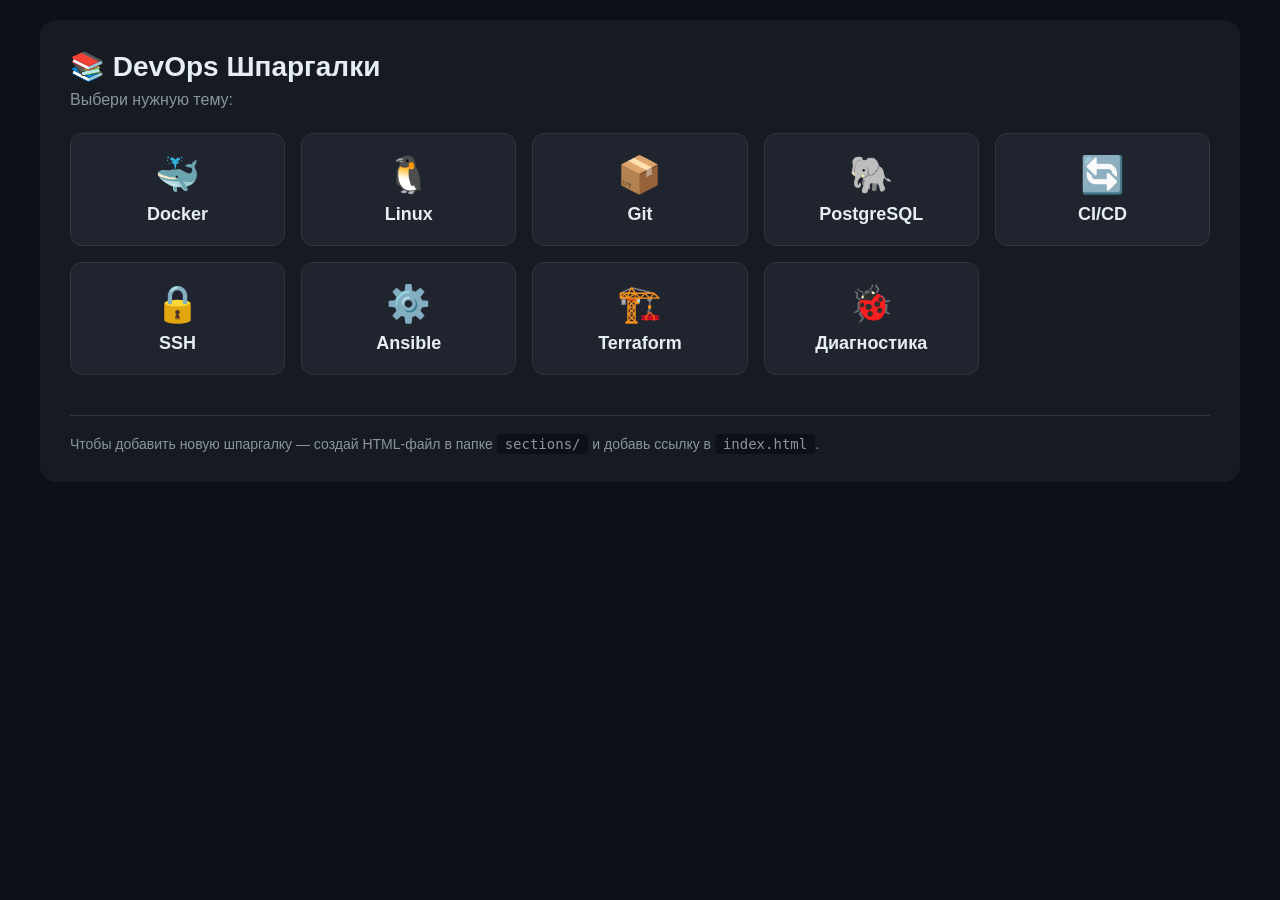
<file: index.html>
<!DOCTYPE html>
<html lang="ru">
<head>
    <meta charset="UTF-8">
    <meta name="viewport" content="width=device-width, initial-scale=1.0">
    <title>DevOps Шпаргалки</title>
    <link rel="stylesheet" href="style.css">
</head>
<body>
    <div class="container">
        <h1>📚 DevOps Шпаргалки</h1>
        <p class="subtitle">Выбери нужную тему:</p>
        <div id="sectionList" class="section-grid">
            <a href="sections/docker.html" class="section-card">
                <span class="icon">🐳</span>
                <span class="label">Docker</span>
            </a>
            <a href="sections/Linux-bash.html" class="section-card">
                <span class="icon">🐧</span>
                <span class="label">Linux</span>
            </a>
            <a href="sections/git.html" class="section-card">
                <span class="icon">📦</span>
                <span class="label">Git</span>
            </a>
            <a href="sections/PostgreSQL.html" class="section-card">
                <span class="icon">🐘</span>
                <span class="label">PostgreSQL</span>
            </a>
            <a href="sections/ci-cd.html" class="section-card">
                <span class="icon">🔄</span>
                <span class="label">CI/CD</span>
            </a>
            <a href="sections/SSH.html" class="section-card">
                <span class="icon">🔒</span>
                <span class="label">SSH</span>
            </a>
            <a href="sections/ansible.html" class="section-card">
    <span class="icon">⚙️</span>
    <span class="label">Ansible</span>
</a>
            <a href="sections/terraform.html" class="section-card">
    <span class="icon">🏗️</span>
    <span class="label">Terraform</span>
</a>
            <a href="sections/diagnostics.html" class="section-card">
    <span class="icon">🐞</span>
    <span class="label">Диагностика</span>
</a>
        </div>
        <div class="footer">
            <p>Чтобы добавить новую шпаргалку — создай HTML-файл в папке <code>sections/</code> и добавь ссылку в <code>index.html</code>.</p>
        </div>
    </div>
</body>
</html>
</file>
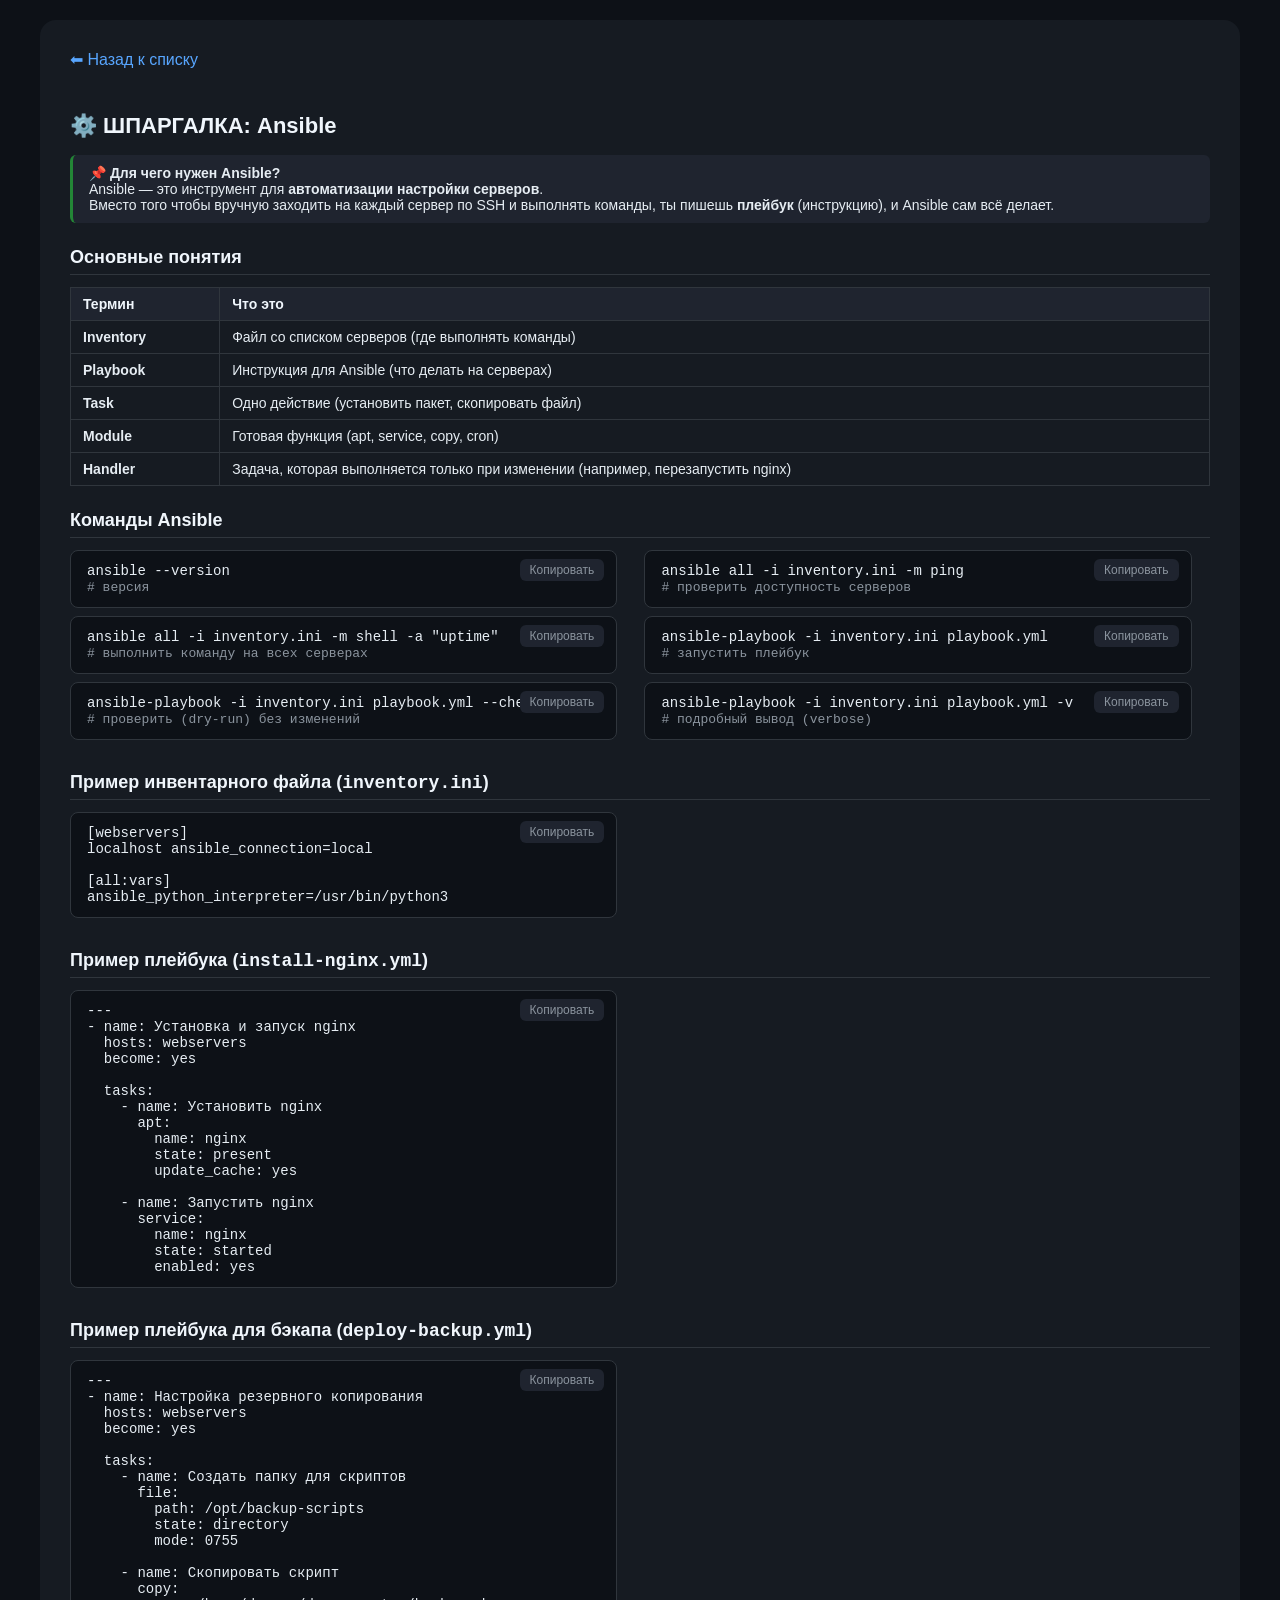
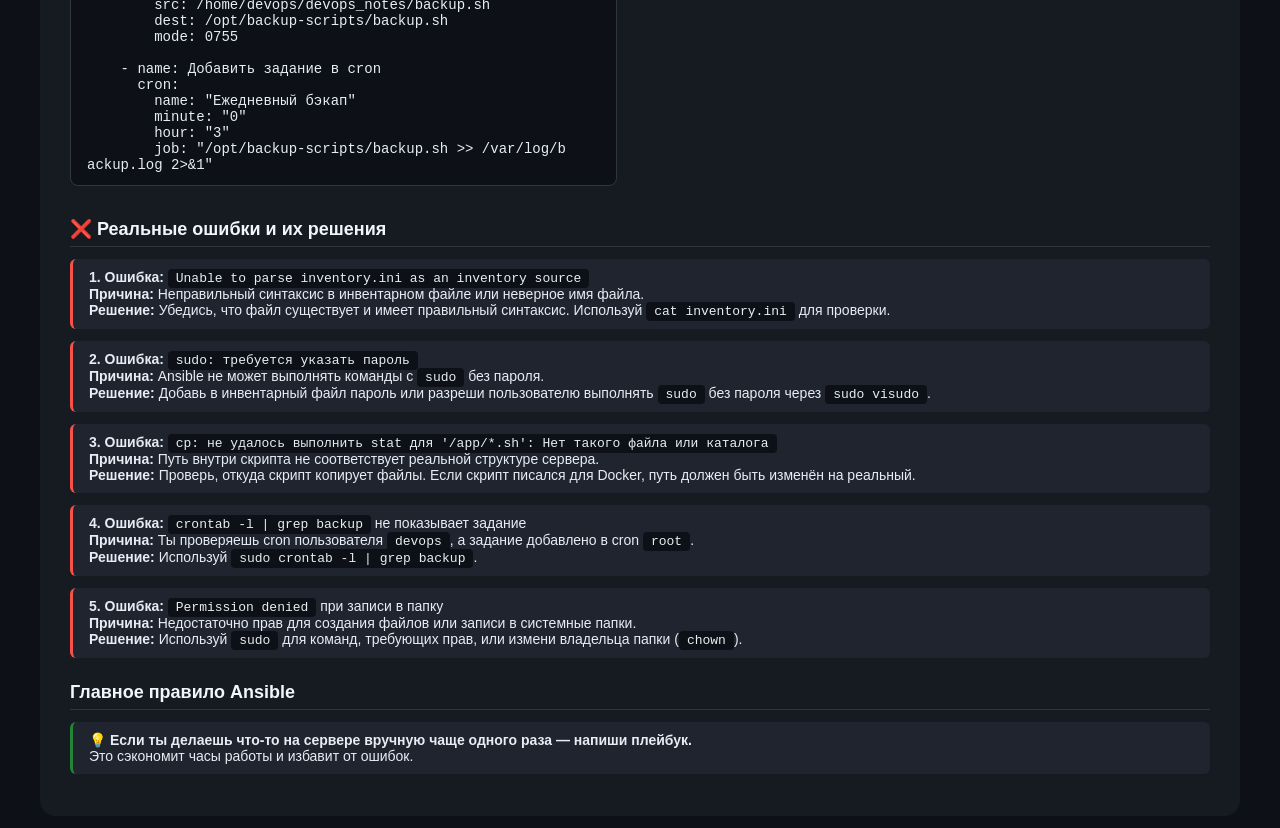
<file: sections/ansible.html>
<!DOCTYPE html>
<html lang="ru">
<head>
    <meta charset="UTF-8">
    <meta name="viewport" content="width=device-width, initial-scale=1.0">
    <title>Ansible — Шпаргалка</title>
    <link rel="stylesheet" href="../style.css">
</head>
<body>
    <div class="container">
        <a href="../index.html" class="back-link">⬅ Назад к списку</a>

        <h2>⚙️ ШПАРГАЛКА: Ansible</h2>

        <div class="note">
            <strong>📌 Для чего нужен Ansible?</strong><br>
            Ansible — это инструмент для <strong>автоматизации настройки серверов</strong>.<br>
            Вместо того чтобы вручную заходить на каждый сервер по SSH и выполнять команды, ты пишешь <strong>плейбук</strong> (инструкцию), и Ansible сам всё делает.
        </div>

        <h3>Основные понятия</h3>
        <table>
            <tr><th>Термин</th><th>Что это</th></tr>
            <tr><td><strong>Inventory</strong></td><td>Файл со списком серверов (где выполнять команды)</td></tr>
            <tr><td><strong>Playbook</strong></td><td>Инструкция для Ansible (что делать на серверах)</td></tr>
            <tr><td><strong>Task</strong></td><td>Одно действие (установить пакет, скопировать файл)</td></tr>
            <tr><td><strong>Module</strong></td><td>Готовая функция (apt, service, copy, cron)</td></tr>
            <tr><td><strong>Handler</strong></td><td>Задача, которая выполняется только при изменении (например, перезапустить nginx)</td></tr>
        </table>

        <h3>Команды Ansible</h3>
        <div class="cmd-block">ansible --version                                            <span class="comment"># версия</span><button class="copy-btn" onclick="copyCmd(this)">Копировать</button></div>
        <div class="cmd-block">ansible all -i inventory.ini -m ping                        <span class="comment"># проверить доступность серверов</span><button class="copy-btn" onclick="copyCmd(this)">Копировать</button></div>
        <div class="cmd-block">ansible all -i inventory.ini -m shell -a "uptime"          <span class="comment"># выполнить команду на всех серверах</span><button class="copy-btn" onclick="copyCmd(this)">Копировать</button></div>
        <div class="cmd-block">ansible-playbook -i inventory.ini playbook.yml             <span class="comment"># запустить плейбук</span><button class="copy-btn" onclick="copyCmd(this)">Копировать</button></div>
        <div class="cmd-block">ansible-playbook -i inventory.ini playbook.yml --check     <span class="comment"># проверить (dry-run) без изменений</span><button class="copy-btn" onclick="copyCmd(this)">Копировать</button></div>
        <div class="cmd-block">ansible-playbook -i inventory.ini playbook.yml -v          <span class="comment"># подробный вывод (verbose)</span><button class="copy-btn" onclick="copyCmd(this)">Копировать</button></div>

        <h3>Пример инвентарного файла (<code>inventory.ini</code>)</h3>
        <div class="cmd-block" style="white-space:pre-wrap;">[webservers]
localhost ansible_connection=local

[all:vars]
ansible_python_interpreter=/usr/bin/python3<button class="copy-btn" onclick="copyCmd(this)">Копировать</button></div>

        <h3>Пример плейбука (<code>install-nginx.yml</code>)</h3>
        <div class="cmd-block" style="white-space:pre-wrap;">---
- name: Установка и запуск nginx
  hosts: webservers
  become: yes

  tasks:
    - name: Установить nginx
      apt:
        name: nginx
        state: present
        update_cache: yes

    - name: Запустить nginx
      service:
        name: nginx
        state: started
        enabled: yes<button class="copy-btn" onclick="copyCmd(this)">Копировать</button></div>

        <h3>Пример плейбука для бэкапа (<code>deploy-backup.yml</code>)</h3>
        <div class="cmd-block" style="white-space:pre-wrap;">---
- name: Настройка резервного копирования
  hosts: webservers
  become: yes

  tasks:
    - name: Создать папку для скриптов
      file:
        path: /opt/backup-scripts
        state: directory
        mode: 0755

    - name: Скопировать скрипт
      copy:
        src: /home/devops/devops_notes/backup.sh
        dest: /opt/backup-scripts/backup.sh
        mode: 0755

    - name: Добавить задание в cron
      cron:
        name: "Ежедневный бэкап"
        minute: "0"
        hour: "3"
        job: "/opt/backup-scripts/backup.sh >> /var/log/backup.log 2>&1"<button class="copy-btn" onclick="copyCmd(this)">Копировать</button></div>

        <h3>❌ Реальные ошибки и их решения</h3>

        <div class="note" style="border-left-color: #f85149;">
            <strong>1. Ошибка:</strong> <code>Unable to parse inventory.ini as an inventory source</code><br>
            <strong>Причина:</strong> Неправильный синтаксис в инвентарном файле или неверное имя файла.<br>
            <strong>Решение:</strong> Убедись, что файл существует и имеет правильный синтаксис. Используй <code>cat inventory.ini</code> для проверки.
        </div>

        <div class="note" style="border-left-color: #f85149;">
            <strong>2. Ошибка:</strong> <code>sudo: требуется указать пароль</code><br>
            <strong>Причина:</strong> Ansible не может выполнять команды с <code>sudo</code> без пароля.<br>
            <strong>Решение:</strong> Добавь в инвентарный файл пароль или разреши пользователю выполнять <code>sudo</code> без пароля через <code>sudo visudo</code>.
        </div>

        <div class="note" style="border-left-color: #f85149;">
            <strong>3. Ошибка:</strong> <code>cp: не удалось выполнить stat для '/app/*.sh': Нет такого файла или каталога</code><br>
            <strong>Причина:</strong> Путь внутри скрипта не соответствует реальной структуре сервера.<br>
            <strong>Решение:</strong> Проверь, откуда скрипт копирует файлы. Если скрипт писался для Docker, путь должен быть изменён на реальный.
        </div>

        <div class="note" style="border-left-color: #f85149;">
            <strong>4. Ошибка:</strong> <code>crontab -l | grep backup</code> не показывает задание<br>
            <strong>Причина:</strong> Ты проверяешь cron пользователя <code>devops</code>, а задание добавлено в cron <code>root</code>.<br>
            <strong>Решение:</strong> Используй <code>sudo crontab -l | grep backup</code>.
        </div>

        <div class="note" style="border-left-color: #f85149;">
            <strong>5. Ошибка:</strong> <code>Permission denied</code> при записи в папку<br>
            <strong>Причина:</strong> Недостаточно прав для создания файлов или записи в системные папки.<br>
            <strong>Решение:</strong> Используй <code>sudo</code> для команд, требующих прав, или измени владельца папки (<code>chown</code>).
        </div>

        <h3>Главное правило Ansible</h3>
        <div class="note">
            💡 <strong>Если ты делаешь что-то на сервере вручную чаще одного раза — напиши плейбук.</strong><br>
            Это сэкономит часы работы и избавит от ошибок.
        </div>

    </div>

    <script>
        function copyCmd(btn) {
            var block = btn.parentElement;
            var text = block.textContent.replace('Копировать', '').trim();
            navigator.clipboard.writeText(text);
            btn.textContent = '✅';
            setTimeout(function() {
                btn.textContent = 'Копировать';
            }, 1200);
        }
    </script>
</body>
</html>
</file>
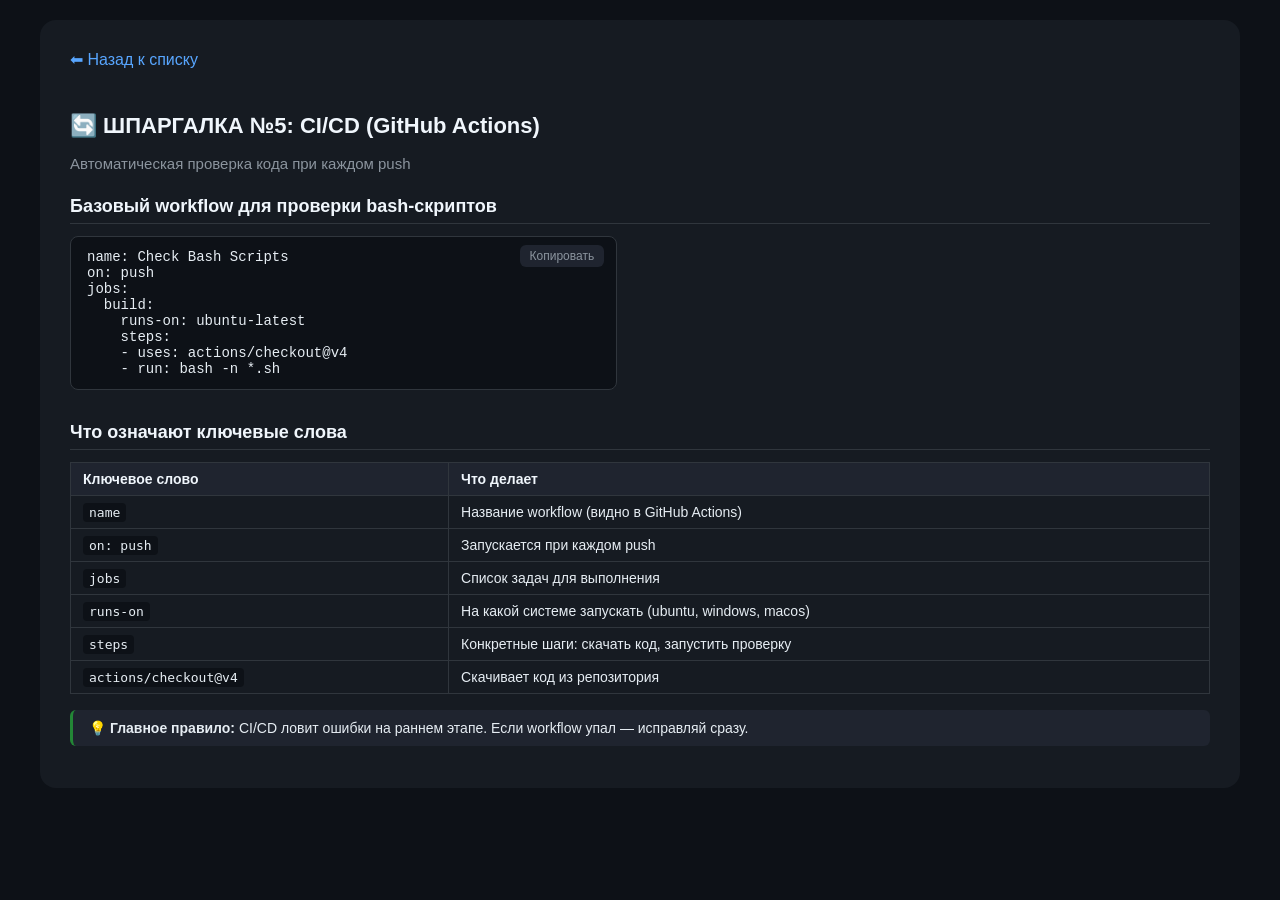
<file: sections/CI-CD (GitHub Actions).html>
<!DOCTYPE html>
<html lang="ru">
<head>
    <meta charset="UTF-8">
    <meta name="viewport" content="width=device-width, initial-scale=1.0">
    <title>CI/CD — Шпаргалка</title>
    <link rel="stylesheet" href="../style.css">
</head>
<body>
    <div class="container">
        <a href="../index.html" class="back-link">⬅ Назад к списку</a>

        <h2>🔄 ШПАРГАЛКА №5: CI/CD (GitHub Actions)</h2>
        <div class="desc">Автоматическая проверка кода при каждом push</div>

        <h3>Базовый workflow для проверки bash-скриптов</h3>
        <div class="cmd-block" style="white-space:pre-wrap;">name: Check Bash Scripts
on: push
jobs:
  build:
    runs-on: ubuntu-latest
    steps:
    - uses: actions/checkout@v4
    - run: bash -n *.sh<button class="copy-btn" onclick="copyCmd(this)">Копировать</button></div>

        <h3>Что означают ключевые слова</h3>
        <table>
            <tr><th>Ключевое слово</th><th>Что делает</th></tr>
            <tr><td><code>name</code></td><td>Название workflow (видно в GitHub Actions)</td></tr>
            <tr><td><code>on: push</code></td><td>Запускается при каждом push</td></tr>
            <tr><td><code>jobs</code></td><td>Список задач для выполнения</td></tr>
            <tr><td><code>runs-on</code></td><td>На какой системе запускать (ubuntu, windows, macos)</td></tr>
            <tr><td><code>steps</code></td><td>Конкретные шаги: скачать код, запустить проверку</td></tr>
            <tr><td><code>actions/checkout@v4</code></td><td>Скачивает код из репозитория</td></tr>
        </table>

        <div class="note">💡 <strong>Главное правило:</strong> CI/CD ловит ошибки на раннем этапе. Если workflow упал — исправляй сразу.</div>
    </div>

    <script>
        function copyCmd(btn) {
            var block = btn.parentElement;
            var text = block.textContent.replace('Копировать', '').trim();
            navigator.clipboard.writeText(text);
            btn.textContent = '✅';
            setTimeout(function() {
                btn.textContent = 'Копировать';
            }, 1200);
        }
    </script>
</body>
</html>
</file>
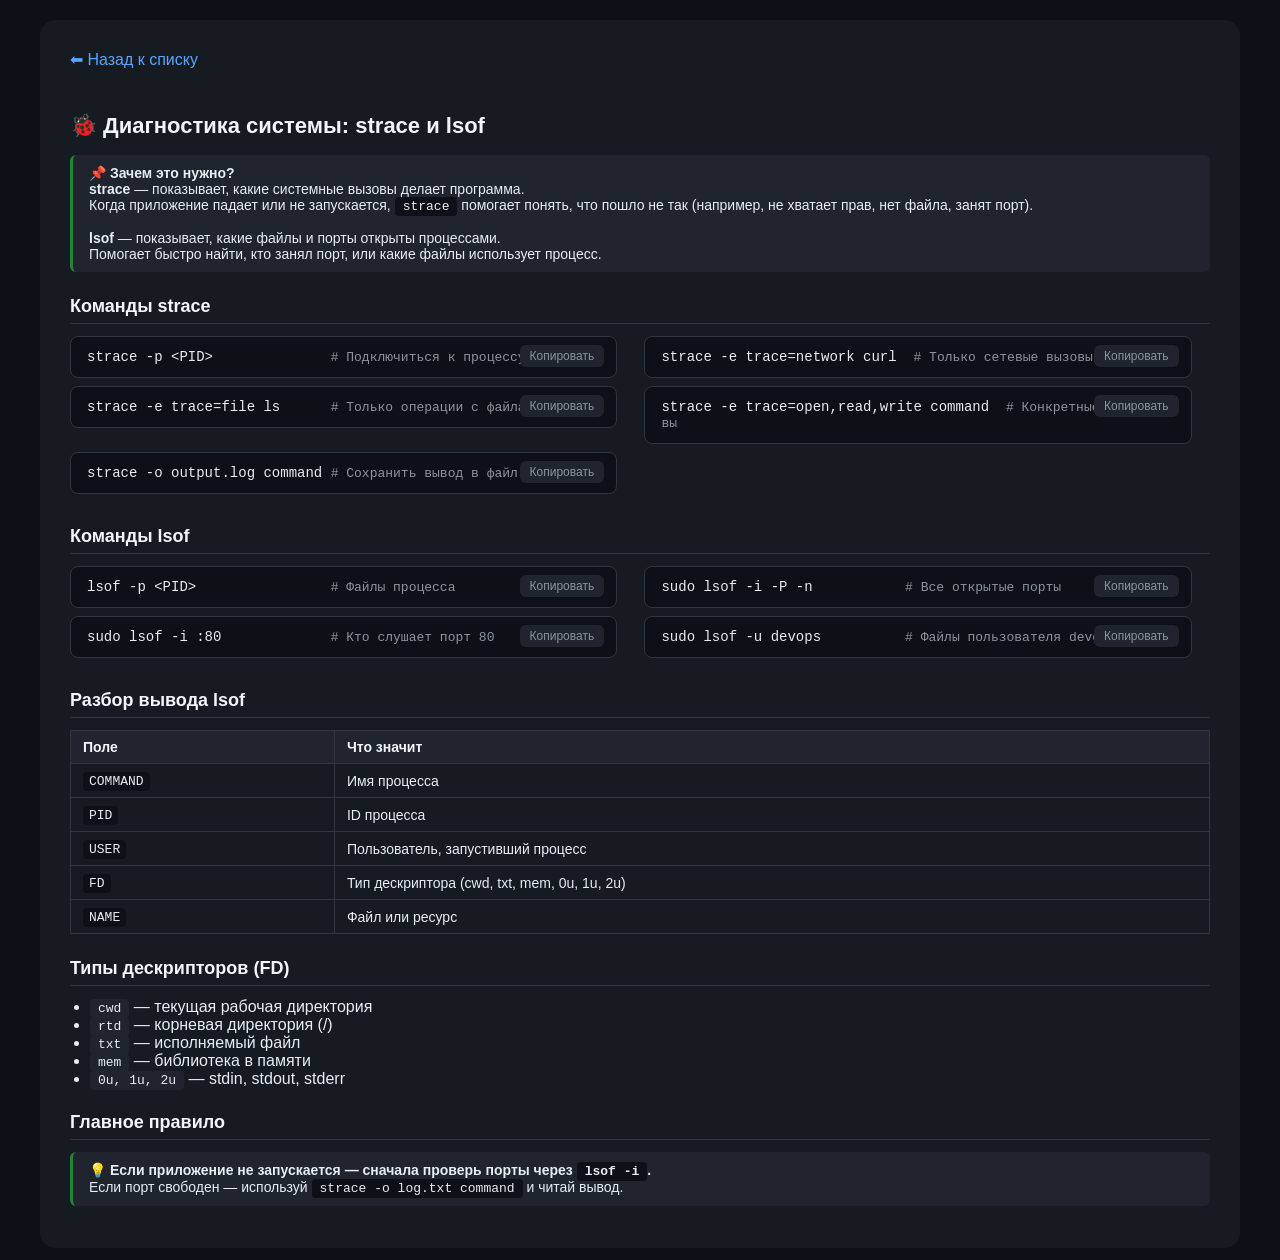
<file: sections/diagnostics.html>
<!DOCTYPE html>
<html lang="ru">
<head>
    <meta charset="UTF-8">
    <meta name="viewport" content="width=device-width, initial-scale=1.0">
    <title>Диагностика — Шпаргалка</title>
    <link rel="stylesheet" href="../style.css">
</head>
<body>
    <div class="container">
        <a href="../index.html" class="back-link">⬅ Назад к списку</a>

        <h2>🐞 Диагностика системы: strace и lsof</h2>

        <div class="note">
            <strong>📌 Зачем это нужно?</strong><br>
            <strong>strace</strong> — показывает, какие системные вызовы делает программа.<br>
            Когда приложение падает или не запускается, <code>strace</code> помогает понять, что пошло не так (например, не хватает прав, нет файла, занят порт).<br><br>
            <strong>lsof</strong> — показывает, какие файлы и порты открыты процессами.<br>
            Помогает быстро найти, кто занял порт, или какие файлы использует процесс.
        </div>

        <h3>Команды strace</h3>

        <div class="cmd-block">strace -p &lt;PID&gt;              <span class="comment"># Подключиться к процессу</span><button class="copy-btn" onclick="copyCmd(this)">Копировать</button></div>
        <div class="cmd-block">strace -e trace=network curl  <span class="comment"># Только сетевые вызовы</span><button class="copy-btn" onclick="copyCmd(this)">Копировать</button></div>
        <div class="cmd-block">strace -e trace=file ls      <span class="comment"># Только операции с файлами</span><button class="copy-btn" onclick="copyCmd(this)">Копировать</button></div>
        <div class="cmd-block">strace -e trace=open,read,write command  <span class="comment"># Конкретные вызовы</span><button class="copy-btn" onclick="copyCmd(this)">Копировать</button></div>
        <div class="cmd-block">strace -o output.log command <span class="comment"># Сохранить вывод в файл</span><button class="copy-btn" onclick="copyCmd(this)">Копировать</button></div>

        <h3>Команды lsof</h3>

        <div class="cmd-block">lsof -p &lt;PID&gt;                <span class="comment"># Файлы процесса</span><button class="copy-btn" onclick="copyCmd(this)">Копировать</button></div>
        <div class="cmd-block">sudo lsof -i -P -n           <span class="comment"># Все открытые порты</span><button class="copy-btn" onclick="copyCmd(this)">Копировать</button></div>
        <div class="cmd-block">sudo lsof -i :80             <span class="comment"># Кто слушает порт 80</span><button class="copy-btn" onclick="copyCmd(this)">Копировать</button></div>
        <div class="cmd-block">sudo lsof -u devops          <span class="comment"># Файлы пользователя devops</span><button class="copy-btn" onclick="copyCmd(this)">Копировать</button></div>

        <h3>Разбор вывода lsof</h3>
        <table>
            <tr><th>Поле</th><th>Что значит</th></tr>
            <tr><td><code>COMMAND</code></td><td>Имя процесса</td></tr>
            <tr><td><code>PID</code></td><td>ID процесса</td></tr>
            <tr><td><code>USER</code></td><td>Пользователь, запустивший процесс</td></tr>
            <tr><td><code>FD</code></td><td>Тип дескриптора (cwd, txt, mem, 0u, 1u, 2u)</td></tr>
            <tr><td><code>NAME</code></td><td>Файл или ресурс</td></tr>
        </table>

        <h3>Типы дескрипторов (FD)</h3>
        <ul style="color:#e6edf3; margin:8px 0 16px 20px;">
            <li><code style="background:#1f242f;padding:2px 8px;border-radius:4px;">cwd</code> — текущая рабочая директория</li>
            <li><code style="background:#1f242f;padding:2px 8px;border-radius:4px;">rtd</code> — корневая директория (/)</li>
            <li><code style="background:#1f242f;padding:2px 8px;border-radius:4px;">txt</code> — исполняемый файл</li>
            <li><code style="background:#1f242f;padding:2px 8px;border-radius:4px;">mem</code> — библиотека в памяти</li>
            <li><code style="background:#1f242f;padding:2px 8px;border-radius:4px;">0u, 1u, 2u</code> — stdin, stdout, stderr</li>
        </ul>

        <h3>Главное правило</h3>
        <div class="note">
            💡 <strong>Если приложение не запускается — сначала проверь порты через <code>lsof -i</code>.</strong><br>
            Если порт свободен — используй <code>strace -o log.txt command</code> и читай вывод.
        </div>

    </div>

    <script>
        function copyCmd(btn) {
            var block = btn.parentElement;
            var text = block.textContent.replace('Копировать', '').trim();
            navigator.clipboard.writeText(text);
            btn.textContent = '✅';
            setTimeout(function() {
                btn.textContent = 'Копировать';
            }, 1200);
        }
    </script>
</body>
</html>
</file>
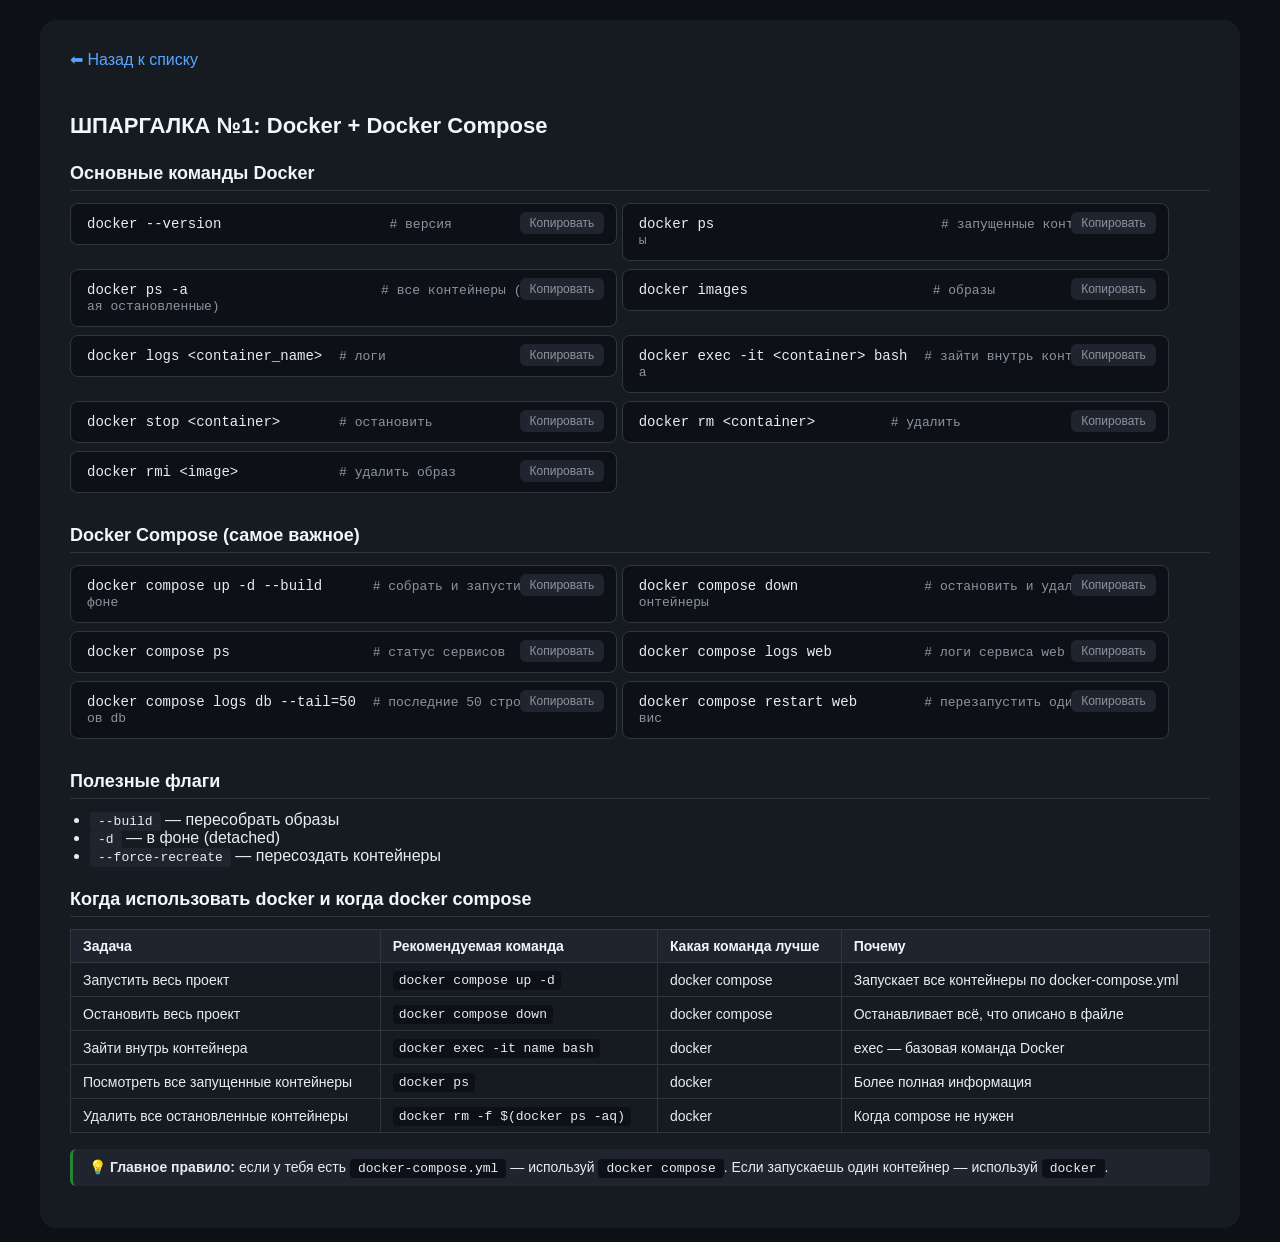
<file: sections/docker.html>
<!DOCTYPE html>
<html lang="ru">
<head>
    <meta charset="UTF-8">
    <meta name="viewport" content="width=device-width, initial-scale=1.0">
    <title>Docker — Шпаргалка</title>
    <link rel="stylesheet" href="../style.css">
</head>
<body>
    <div class="container">
        <a href="../index.html" class="back-link">⬅ Назад к списку</a>

        <h2>ШПАРГАЛКА №1: Docker + Docker Compose</h2>

        <h3>Основные команды Docker</h3>

        <div class="cmd-block">docker --version                    <span class="comment"># версия</span><button class="copy-btn" onclick="copyCmd(this)">Копировать</button></div>
        <div class="cmd-block">docker ps                           <span class="comment"># запущенные контейнеры</span><button class="copy-btn" onclick="copyCmd(this)">Копировать</button></div>
        <div class="cmd-block">docker ps -a                       <span class="comment"># все контейнеры (включая остановленные)</span><button class="copy-btn" onclick="copyCmd(this)">Копировать</button></div>
        <div class="cmd-block">docker images                      <span class="comment"># образы</span><button class="copy-btn" onclick="copyCmd(this)">Копировать</button></div>
        <div class="cmd-block">docker logs &lt;container_name&gt;  <span class="comment"># логи</span><button class="copy-btn" onclick="copyCmd(this)">Копировать</button></div>
        <div class="cmd-block">docker exec -it &lt;container&gt; bash  <span class="comment"># зайти внутрь контейнера</span><button class="copy-btn" onclick="copyCmd(this)">Копировать</button></div>
        <div class="cmd-block">docker stop &lt;container&gt;       <span class="comment"># остановить</span><button class="copy-btn" onclick="copyCmd(this)">Копировать</button></div>
        <div class="cmd-block">docker rm &lt;container&gt;         <span class="comment"># удалить</span><button class="copy-btn" onclick="copyCmd(this)">Копировать</button></div>
        <div class="cmd-block">docker rmi &lt;image&gt;            <span class="comment"># удалить образ</span><button class="copy-btn" onclick="copyCmd(this)">Копировать</button></div>

        <h3>Docker Compose (самое важное)</h3>

        <div class="cmd-block">docker compose up -d --build      <span class="comment"># собрать и запустить в фоне</span><button class="copy-btn" onclick="copyCmd(this)">Копировать</button></div>
        <div class="cmd-block">docker compose down               <span class="comment"># остановить и удалить контейнеры</span><button class="copy-btn" onclick="copyCmd(this)">Копировать</button></div>
        <div class="cmd-block">docker compose ps                 <span class="comment"># статус сервисов</span><button class="copy-btn" onclick="copyCmd(this)">Копировать</button></div>
        <div class="cmd-block">docker compose logs web           <span class="comment"># логи сервиса web</span><button class="copy-btn" onclick="copyCmd(this)">Копировать</button></div>
        <div class="cmd-block">docker compose logs db --tail=50  <span class="comment"># последние 50 строк логов db</span><button class="copy-btn" onclick="copyCmd(this)">Копировать</button></div>
        <div class="cmd-block">docker compose restart web        <span class="comment"># перезапустить один сервис</span><button class="copy-btn" onclick="copyCmd(this)">Копировать</button></div>

        <h3>Полезные флаги</h3>
        <ul style="color:#e6edf3; margin:8px 0 16px 20px;">
            <li><code style="background:#1f242f;padding:2px 8px;border-radius:4px;">--build</code> — пересобрать образы</li>
            <li><code style="background:#1f242f;padding:2px 8px;border-radius:4px;">-d</code> — в фоне (detached)</li>
            <li><code style="background:#1f242f;padding:2px 8px;border-radius:4px;">--force-recreate</code> — пересоздать контейнеры</li>
        </ul>

        <h3>Когда использовать docker и когда docker compose</h3>
        <table>
            <tr><th>Задача</th><th>Рекомендуемая команда</th><th>Какая команда лучше</th><th>Почему</th></tr>
            <tr><td>Запустить весь проект</td><td><code>docker compose up -d</code></td><td>docker compose</td><td>Запускает все контейнеры по docker-compose.yml</td></tr>
            <tr><td>Остановить весь проект</td><td><code>docker compose down</code></td><td>docker compose</td><td>Останавливает всё, что описано в файле</td></tr>
            <tr><td>Зайти внутрь контейнера</td><td><code>docker exec -it name bash</code></td><td>docker</td><td>exec — базовая команда Docker</td></tr>
            <tr><td>Посмотреть все запущенные контейнеры</td><td><code>docker ps</code></td><td>docker</td><td>Более полная информация</td></tr>
            <tr><td>Удалить все остановленные контейнеры</td><td><code>docker rm -f $(docker ps -aq)</code></td><td>docker</td><td>Когда compose не нужен</td></tr>
        </table>

        <div class="note">💡 <strong>Главное правило:</strong> если у тебя есть <code>docker-compose.yml</code> — используй <code>docker compose</code>. Если запускаешь один контейнер — используй <code>docker</code>.</div>
    </div>

    <script>
        function copyCmd(btn) {
            var block = btn.parentElement;
            var text = block.textContent.replace('Копировать', '').trim();
            navigator.clipboard.writeText(text);
            btn.textContent = '✅';
            setTimeout(function() {
                btn.textContent = 'Копировать';
            }, 1200);
        }
    </script>
</body>
</html>
</file>
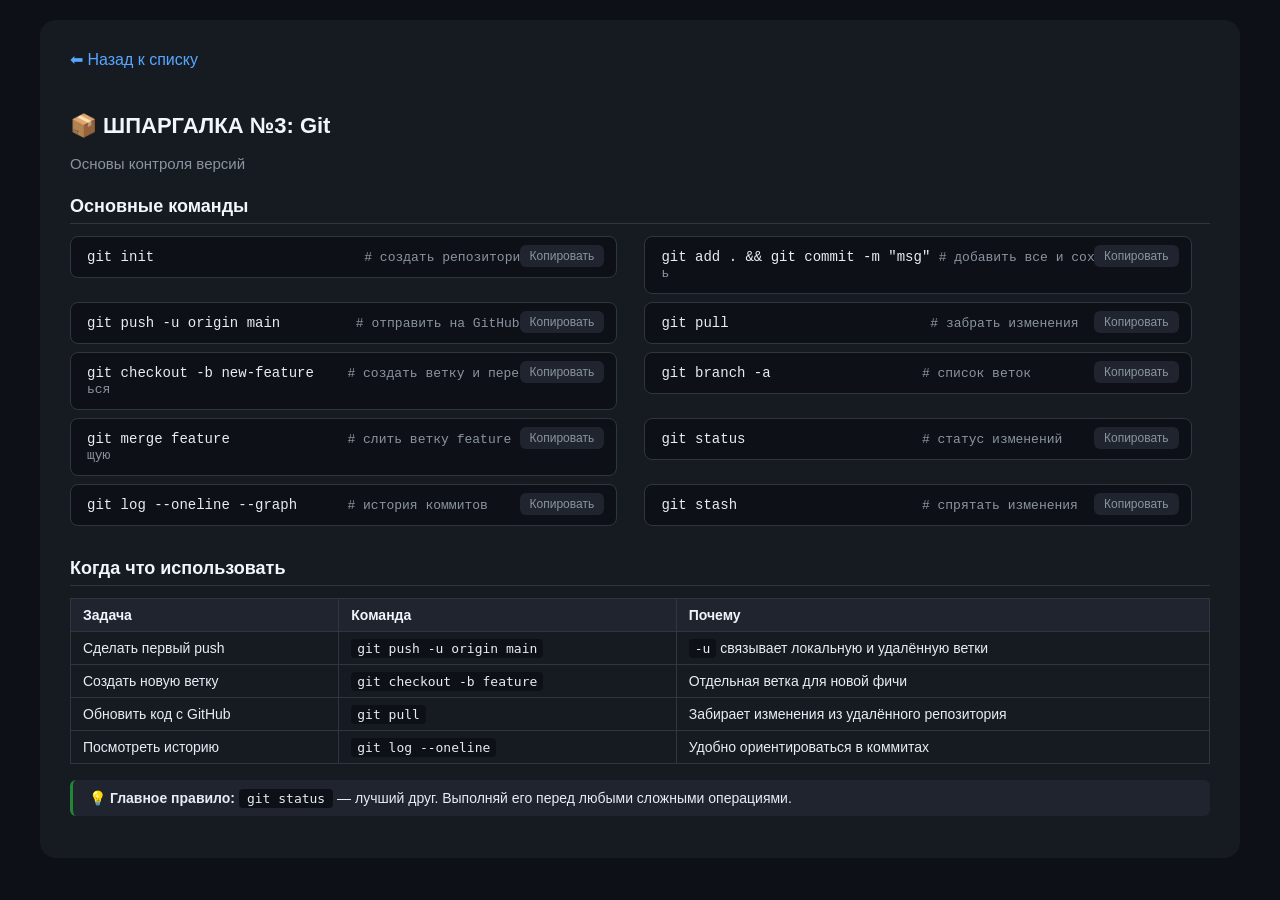
<file: sections/Git.html>
<!DOCTYPE html>
<html lang="ru">
<head>
    <meta charset="UTF-8">
    <meta name="viewport" content="width=device-width, initial-scale=1.0">
    <title>Git — Шпаргалка</title>
    <link rel="stylesheet" href="../style.css">
</head>
<body>
    <div class="container">
        <a href="../index.html" class="back-link">⬅ Назад к списку</a>

        <h2>📦 ШПАРГАЛКА №3: Git</h2>
        <div class="desc">Основы контроля версий</div>

        <h3>Основные команды</h3>
        <div class="cmd-block">git init                         <span class="comment"># создать репозиторий</span><button class="copy-btn" onclick="copyCmd(this)">Копировать</button></div>
        <div class="cmd-block">git add . && git commit -m "msg" <span class="comment"># добавить все и сохранить</span><button class="copy-btn" onclick="copyCmd(this)">Копировать</button></div>
        <div class="cmd-block">git push -u origin main         <span class="comment"># отправить на GitHub</span><button class="copy-btn" onclick="copyCmd(this)">Копировать</button></div>
        <div class="cmd-block">git pull                        <span class="comment"># забрать изменения</span><button class="copy-btn" onclick="copyCmd(this)">Копировать</button></div>
        <div class="cmd-block">git checkout -b new-feature    <span class="comment"># создать ветку и переключиться</span><button class="copy-btn" onclick="copyCmd(this)">Копировать</button></div>
        <div class="cmd-block">git branch -a                  <span class="comment"># список веток</span><button class="copy-btn" onclick="copyCmd(this)">Копировать</button></div>
        <div class="cmd-block">git merge feature              <span class="comment"># слить ветку feature в текущую</span><button class="copy-btn" onclick="copyCmd(this)">Копировать</button></div>
        <div class="cmd-block">git status                     <span class="comment"># статус изменений</span><button class="copy-btn" onclick="copyCmd(this)">Копировать</button></div>
        <div class="cmd-block">git log --oneline --graph      <span class="comment"># история коммитов</span><button class="copy-btn" onclick="copyCmd(this)">Копировать</button></div>
        <div class="cmd-block">git stash                      <span class="comment"># спрятать изменения</span><button class="copy-btn" onclick="copyCmd(this)">Копировать</button></div>

        <h3>Когда что использовать</h3>
        <table>
            <tr><th>Задача</th><th>Команда</th><th>Почему</th></tr>
            <tr><td>Сделать первый push</td><td><code>git push -u origin main</code></td><td><code>-u</code> связывает локальную и удалённую ветки</td></tr>
            <tr><td>Создать новую ветку</td><td><code>git checkout -b feature</code></td><td>Отдельная ветка для новой фичи</td></tr>
            <tr><td>Обновить код с GitHub</td><td><code>git pull</code></td><td>Забирает изменения из удалённого репозитория</td></tr>
            <tr><td>Посмотреть историю</td><td><code>git log --oneline</code></td><td>Удобно ориентироваться в коммитах</td></tr>
        </table>

        <div class="note">💡 <strong>Главное правило:</strong> <code>git status</code> — лучший друг. Выполняй его перед любыми сложными операциями.</div>
    </div>

    <script>
        function copyCmd(btn) {
            var block = btn.parentElement;
            var text = block.textContent.replace('Копировать', '').trim();
            navigator.clipboard.writeText(text);
            btn.textContent = '✅';
            setTimeout(function() {
                btn.textContent = 'Копировать';
            }, 1200);
        }
    </script>
</body>
</html>
</file>
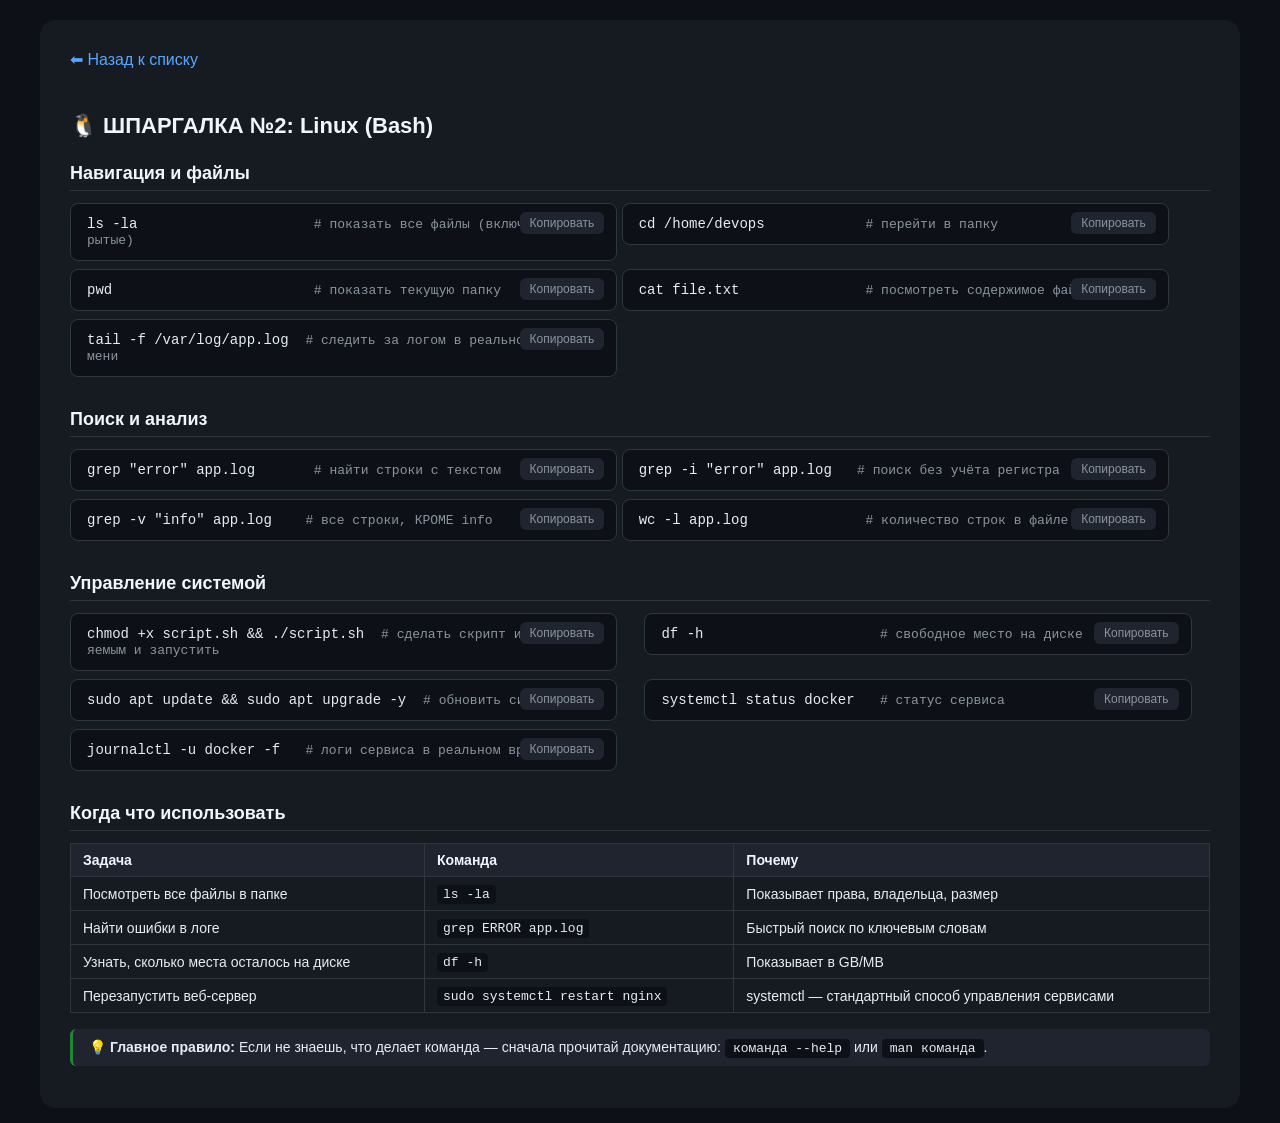
<file: sections/Linux-bash.html>
<!DOCTYPE html>
<html lang="ru">
<head>
    <meta charset="UTF-8">
    <meta name="viewport" content="width=device-width, initial-scale=1.0">
    <title>Linux — Шпаргалка</title>
    <link rel="stylesheet" href="../style.css">
</head>
<body>
    <div class="container">
        <a href="../index.html" class="back-link">⬅ Назад к списку</a>

        <h2>🐧 ШПАРГАЛКА №2: Linux (Bash)</h2>

        <h3>Навигация и файлы</h3>
        <div class="cmd-block">ls -la                     <span class="comment"># показать все файлы (включая скрытые)</span><button class="copy-btn" onclick="copyCmd(this)">Копировать</button></div>
        <div class="cmd-block">cd /home/devops            <span class="comment"># перейти в папку</span><button class="copy-btn" onclick="copyCmd(this)">Копировать</button></div>
        <div class="cmd-block">pwd                        <span class="comment"># показать текущую папку</span><button class="copy-btn" onclick="copyCmd(this)">Копировать</button></div>
        <div class="cmd-block">cat file.txt               <span class="comment"># посмотреть содержимое файла</span><button class="copy-btn" onclick="copyCmd(this)">Копировать</button></div>
        <div class="cmd-block">tail -f /var/log/app.log  <span class="comment"># следить за логом в реальном времени</span><button class="copy-btn" onclick="copyCmd(this)">Копировать</button></div>

        <h3>Поиск и анализ</h3>
        <div class="cmd-block">grep "error" app.log       <span class="comment"># найти строки с текстом</span><button class="copy-btn" onclick="copyCmd(this)">Копировать</button></div>
        <div class="cmd-block">grep -i "error" app.log   <span class="comment"># поиск без учёта регистра</span><button class="copy-btn" onclick="copyCmd(this)">Копировать</button></div>
        <div class="cmd-block">grep -v "info" app.log    <span class="comment"># все строки, КРОМЕ info</span><button class="copy-btn" onclick="copyCmd(this)">Копировать</button></div>
        <div class="cmd-block">wc -l app.log              <span class="comment"># количество строк в файле</span><button class="copy-btn" onclick="copyCmd(this)">Копировать</button></div>

        <h3>Управление системой</h3>
        <div class="cmd-block">chmod +x script.sh && ./script.sh  <span class="comment"># сделать скрипт исполняемым и запустить</span><button class="copy-btn" onclick="copyCmd(this)">Копировать</button></div>
        <div class="cmd-block">df -h                     <span class="comment"># свободное место на диске</span><button class="copy-btn" onclick="copyCmd(this)">Копировать</button></div>
        <div class="cmd-block">sudo apt update && sudo apt upgrade -y  <span class="comment"># обновить систему</span><button class="copy-btn" onclick="copyCmd(this)">Копировать</button></div>
        <div class="cmd-block">systemctl status docker   <span class="comment"># статус сервиса</span><button class="copy-btn" onclick="copyCmd(this)">Копировать</button></div>
        <div class="cmd-block">journalctl -u docker -f   <span class="comment"># логи сервиса в реальном времени</span><button class="copy-btn" onclick="copyCmd(this)">Копировать</button></div>

        <h3>Когда что использовать</h3>
        <table>
            <tr><th>Задача</th><th>Команда</th><th>Почему</th></tr>
            <tr><td>Посмотреть все файлы в папке</td><td><code>ls -la</code></td><td>Показывает права, владельца, размер</td></tr>
            <tr><td>Найти ошибки в логе</td><td><code>grep ERROR app.log</code></td><td>Быстрый поиск по ключевым словам</td></tr>
            <tr><td>Узнать, сколько места осталось на диске</td><td><code>df -h</code></td><td>Показывает в GB/MB</td></tr>
            <tr><td>Перезапустить веб-сервер</td><td><code>sudo systemctl restart nginx</code></td><td>systemctl — стандартный способ управления сервисами</td></tr>
        </table>

        <div class="note">💡 <strong>Главное правило:</strong> Если не знаешь, что делает команда — сначала прочитай документацию: <code>команда --help</code> или <code>man команда</code>.</div>
    </div>

    <script>
        function copyCmd(btn) {
            var block = btn.parentElement;
            var text = block.textContent.replace('Копировать', '').trim();
            navigator.clipboard.writeText(text);
            btn.textContent = '✅';
            setTimeout(function() {
                btn.textContent = 'Копировать';
            }, 1200);
        }
    </script>
</body>
</html>
</file>
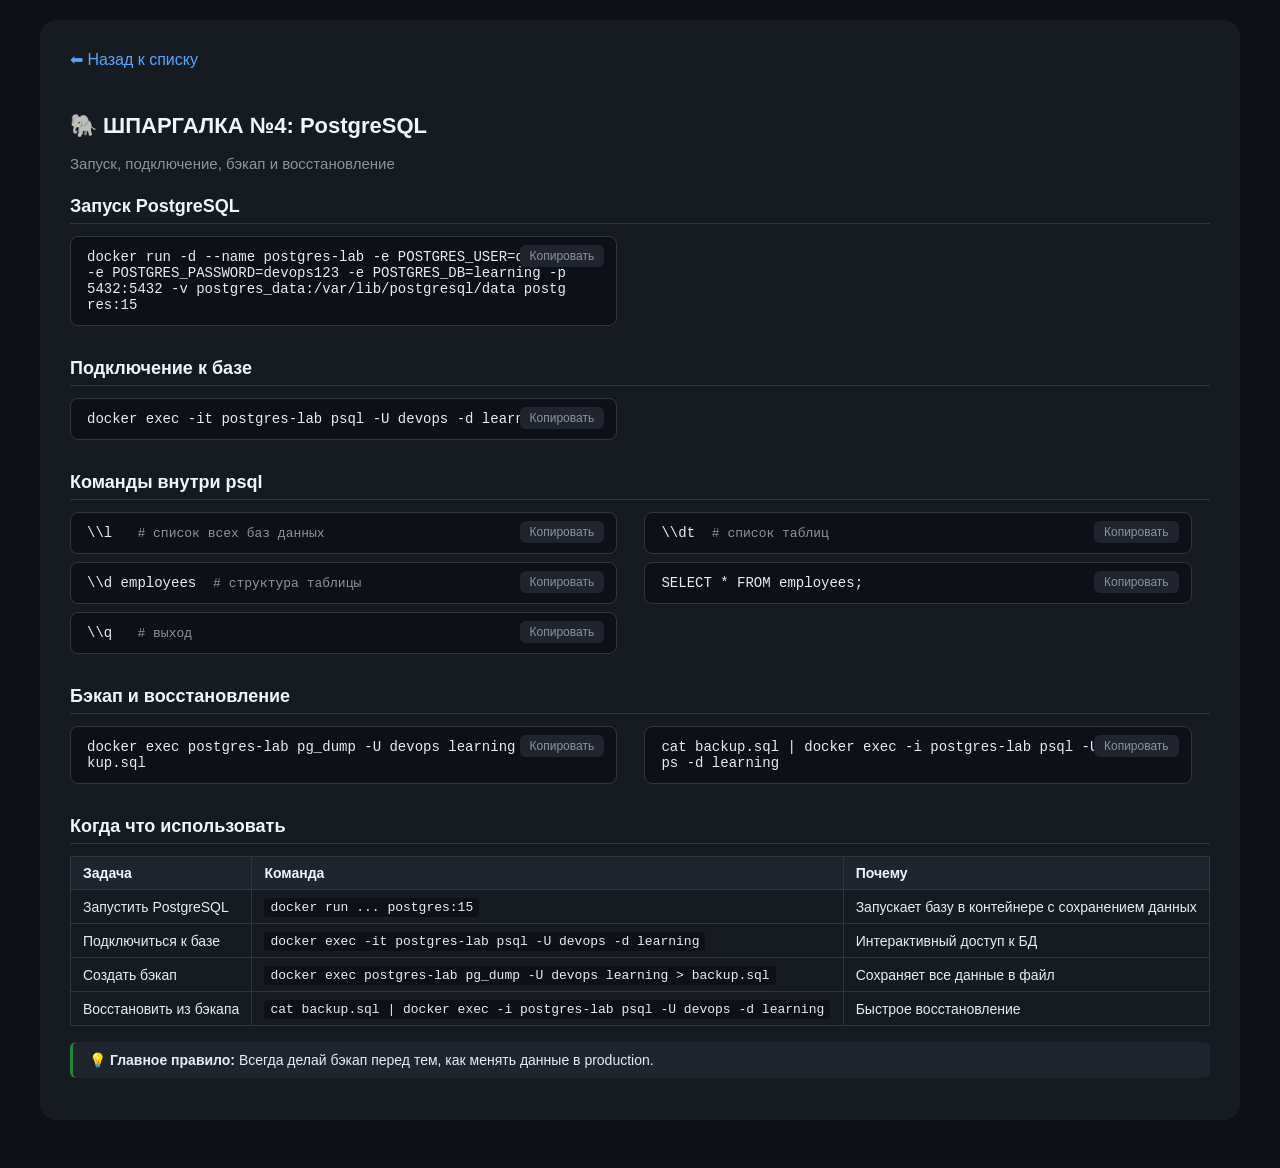
<file: sections/PostgreSQL.html>
<!DOCTYPE html>
<html lang="ru">
<head>
    <meta charset="UTF-8">
    <meta name="viewport" content="width=device-width, initial-scale=1.0">
    <title>PostgreSQL — Шпаргалка</title>
    <link rel="stylesheet" href="../style.css">
</head>
<body>
    <div class="container">
        <a href="../index.html" class="back-link">⬅ Назад к списку</a>

        <h2>🐘 ШПАРГАЛКА №4: PostgreSQL</h2>
        <div class="desc">Запуск, подключение, бэкап и восстановление</div>

        <h3>Запуск PostgreSQL</h3>
        <div class="cmd-block">docker run -d --name postgres-lab -e POSTGRES_USER=devops -e POSTGRES_PASSWORD=devops123 -e POSTGRES_DB=learning -p 5432:5432 -v postgres_data:/var/lib/postgresql/data postgres:15<button class="copy-btn" onclick="copyCmd(this)">Копировать</button></div>

        <h3>Подключение к базе</h3>
        <div class="cmd-block">docker exec -it postgres-lab psql -U devops -d learning<button class="copy-btn" onclick="copyCmd(this)">Копировать</button></div>

        <h3>Команды внутри psql</h3>
        <div class="cmd-block">\\l   <span class="comment"># список всех баз данных</span><button class="copy-btn" onclick="copyCmd(this)">Копировать</button></div>
        <div class="cmd-block">\\dt  <span class="comment"># список таблиц</span><button class="copy-btn" onclick="copyCmd(this)">Копировать</button></div>
        <div class="cmd-block">\\d employees  <span class="comment"># структура таблицы</span><button class="copy-btn" onclick="copyCmd(this)">Копировать</button></div>
        <div class="cmd-block">SELECT * FROM employees;<button class="copy-btn" onclick="copyCmd(this)">Копировать</button></div>
        <div class="cmd-block">\\q   <span class="comment"># выход</span><button class="copy-btn" onclick="copyCmd(this)">Копировать</button></div>

        <h3>Бэкап и восстановление</h3>
        <div class="cmd-block">docker exec postgres-lab pg_dump -U devops learning > backup.sql<button class="copy-btn" onclick="copyCmd(this)">Копировать</button></div>
        <div class="cmd-block">cat backup.sql | docker exec -i postgres-lab psql -U devops -d learning<button class="copy-btn" onclick="copyCmd(this)">Копировать</button></div>

        <h3>Когда что использовать</h3>
        <table>
            <tr><th>Задача</th><th>Команда</th><th>Почему</th></tr>
            <tr><td>Запустить PostgreSQL</td><td><code>docker run ... postgres:15</code></td><td>Запускает базу в контейнере с сохранением данных</td></tr>
            <tr><td>Подключиться к базе</td><td><code>docker exec -it postgres-lab psql -U devops -d learning</code></td><td>Интерактивный доступ к БД</td></tr>
            <tr><td>Создать бэкап</td><td><code>docker exec postgres-lab pg_dump -U devops learning > backup.sql</code></td><td>Сохраняет все данные в файл</td></tr>
            <tr><td>Восстановить из бэкапа</td><td><code>cat backup.sql | docker exec -i postgres-lab psql -U devops -d learning</code></td><td>Быстрое восстановление</td></tr>
        </table>

        <div class="note">💡 <strong>Главное правило:</strong> Всегда делай бэкап перед тем, как менять данные в production.</div>
    </div>

    <script>
        function copyCmd(btn) {
            var block = btn.parentElement;
            var text = block.textContent.replace('Копировать', '').trim();
            navigator.clipboard.writeText(text);
            btn.textContent = '✅';
            setTimeout(function() {
                btn.textContent = 'Копировать';
            }, 1200);
        }
    </script>
</body>
</html>
</file>
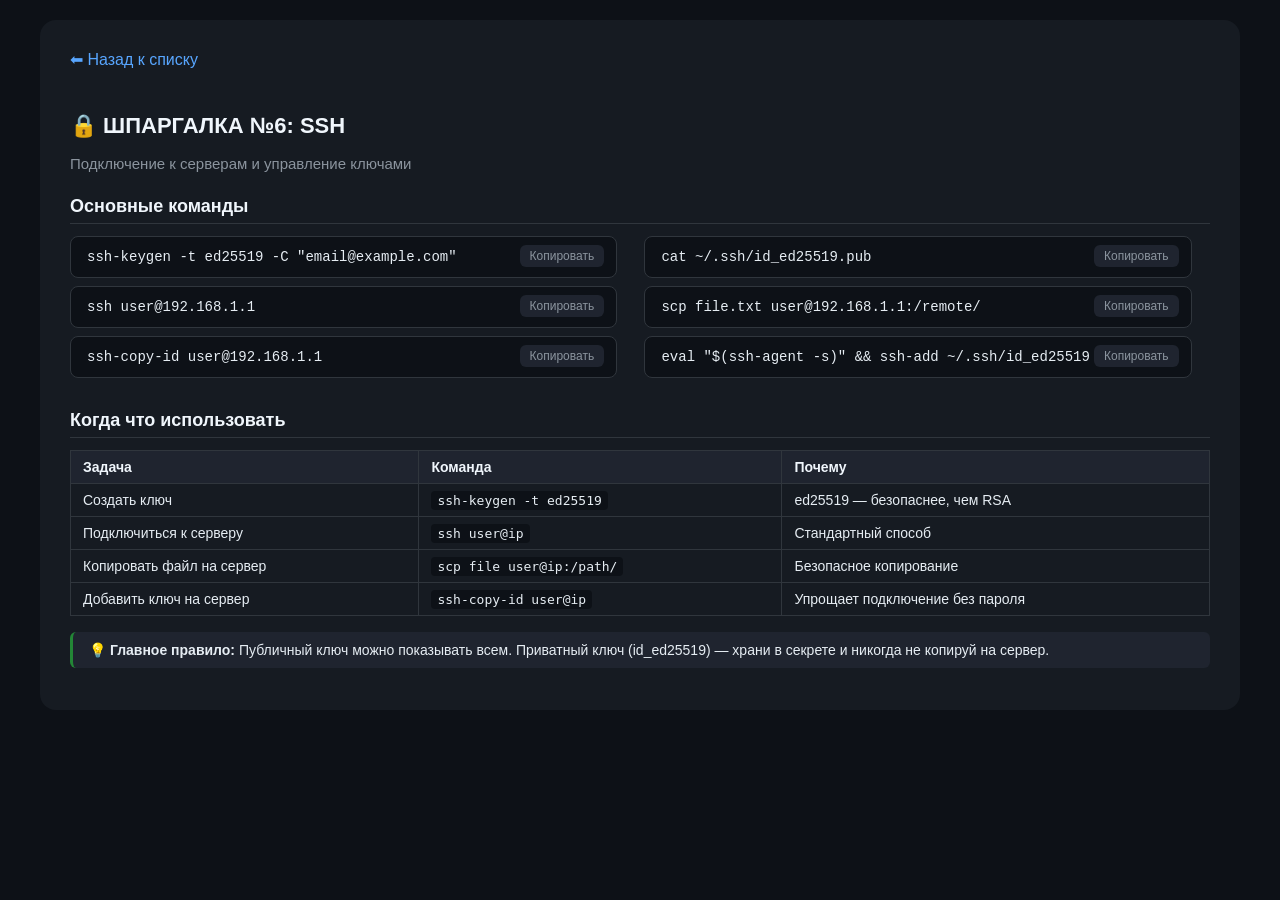
<file: sections/SSH.html>
<!DOCTYPE html>
<html lang="ru">
<head>
    <meta charset="UTF-8">
    <meta name="viewport" content="width=device-width, initial-scale=1.0">
    <title>SSH — Шпаргалка</title>
    <link rel="stylesheet" href="../style.css">
</head>
<body>
    <div class="container">
        <a href="../index.html" class="back-link">⬅ Назад к списку</a>

        <h2>🔒 ШПАРГАЛКА №6: SSH</h2>
        <div class="desc">Подключение к серверам и управление ключами</div>

        <h3>Основные команды</h3>
        <div class="cmd-block">ssh-keygen -t ed25519 -C "email@example.com"<button class="copy-btn" onclick="copyCmd(this)">Копировать</button></div>
        <div class="cmd-block">cat ~/.ssh/id_ed25519.pub<button class="copy-btn" onclick="copyCmd(this)">Копировать</button></div>
        <div class="cmd-block">ssh user@192.168.1.1<button class="copy-btn" onclick="copyCmd(this)">Копировать</button></div>
        <div class="cmd-block">scp file.txt user@192.168.1.1:/remote/<button class="copy-btn" onclick="copyCmd(this)">Копировать</button></div>
        <div class="cmd-block">ssh-copy-id user@192.168.1.1<button class="copy-btn" onclick="copyCmd(this)">Копировать</button></div>
        <div class="cmd-block">eval "$(ssh-agent -s)" && ssh-add ~/.ssh/id_ed25519<button class="copy-btn" onclick="copyCmd(this)">Копировать</button></div>

        <h3>Когда что использовать</h3>
        <table>
            <tr><th>Задача</th><th>Команда</th><th>Почему</th></tr>
            <tr><td>Создать ключ</td><td><code>ssh-keygen -t ed25519</code></td><td>ed25519 — безопаснее, чем RSA</td></tr>
            <tr><td>Подключиться к серверу</td><td><code>ssh user@ip</code></td><td>Стандартный способ</td></tr>
            <tr><td>Копировать файл на сервер</td><td><code>scp file user@ip:/path/</code></td><td>Безопасное копирование</td></tr>
            <tr><td>Добавить ключ на сервер</td><td><code>ssh-copy-id user@ip</code></td><td>Упрощает подключение без пароля</td></tr>
        </table>

        <div class="note">💡 <strong>Главное правило:</strong> Публичный ключ можно показывать всем. Приватный ключ (id_ed25519) — храни в секрете и никогда не копируй на сервер.</div>
    </div>

    <script>
        function copyCmd(btn) {
            var block = btn.parentElement;
            var text = block.textContent.replace('Копировать', '').trim();
            navigator.clipboard.writeText(text);
            btn.textContent = '✅';
            setTimeout(function() {
                btn.textContent = 'Копировать';
            }, 1200);
        }
    </script>
</body>
</html>
</file>
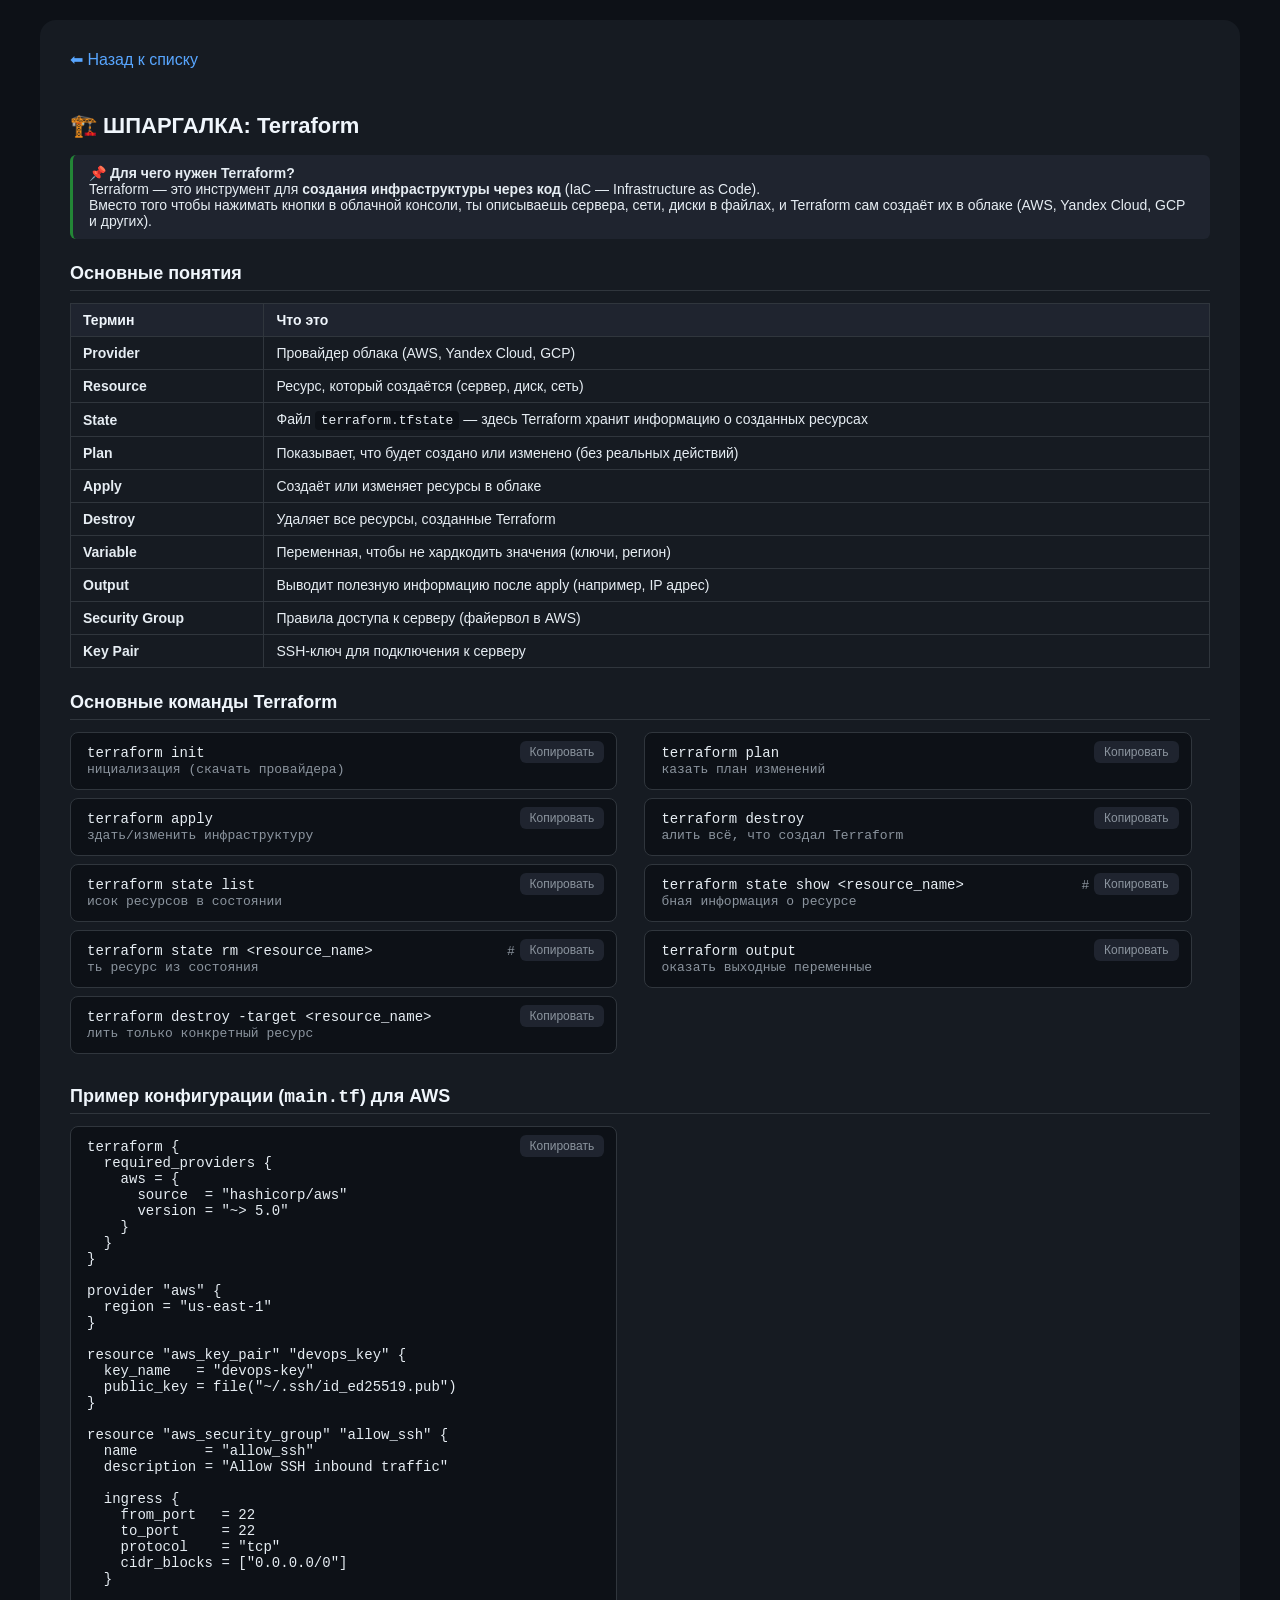
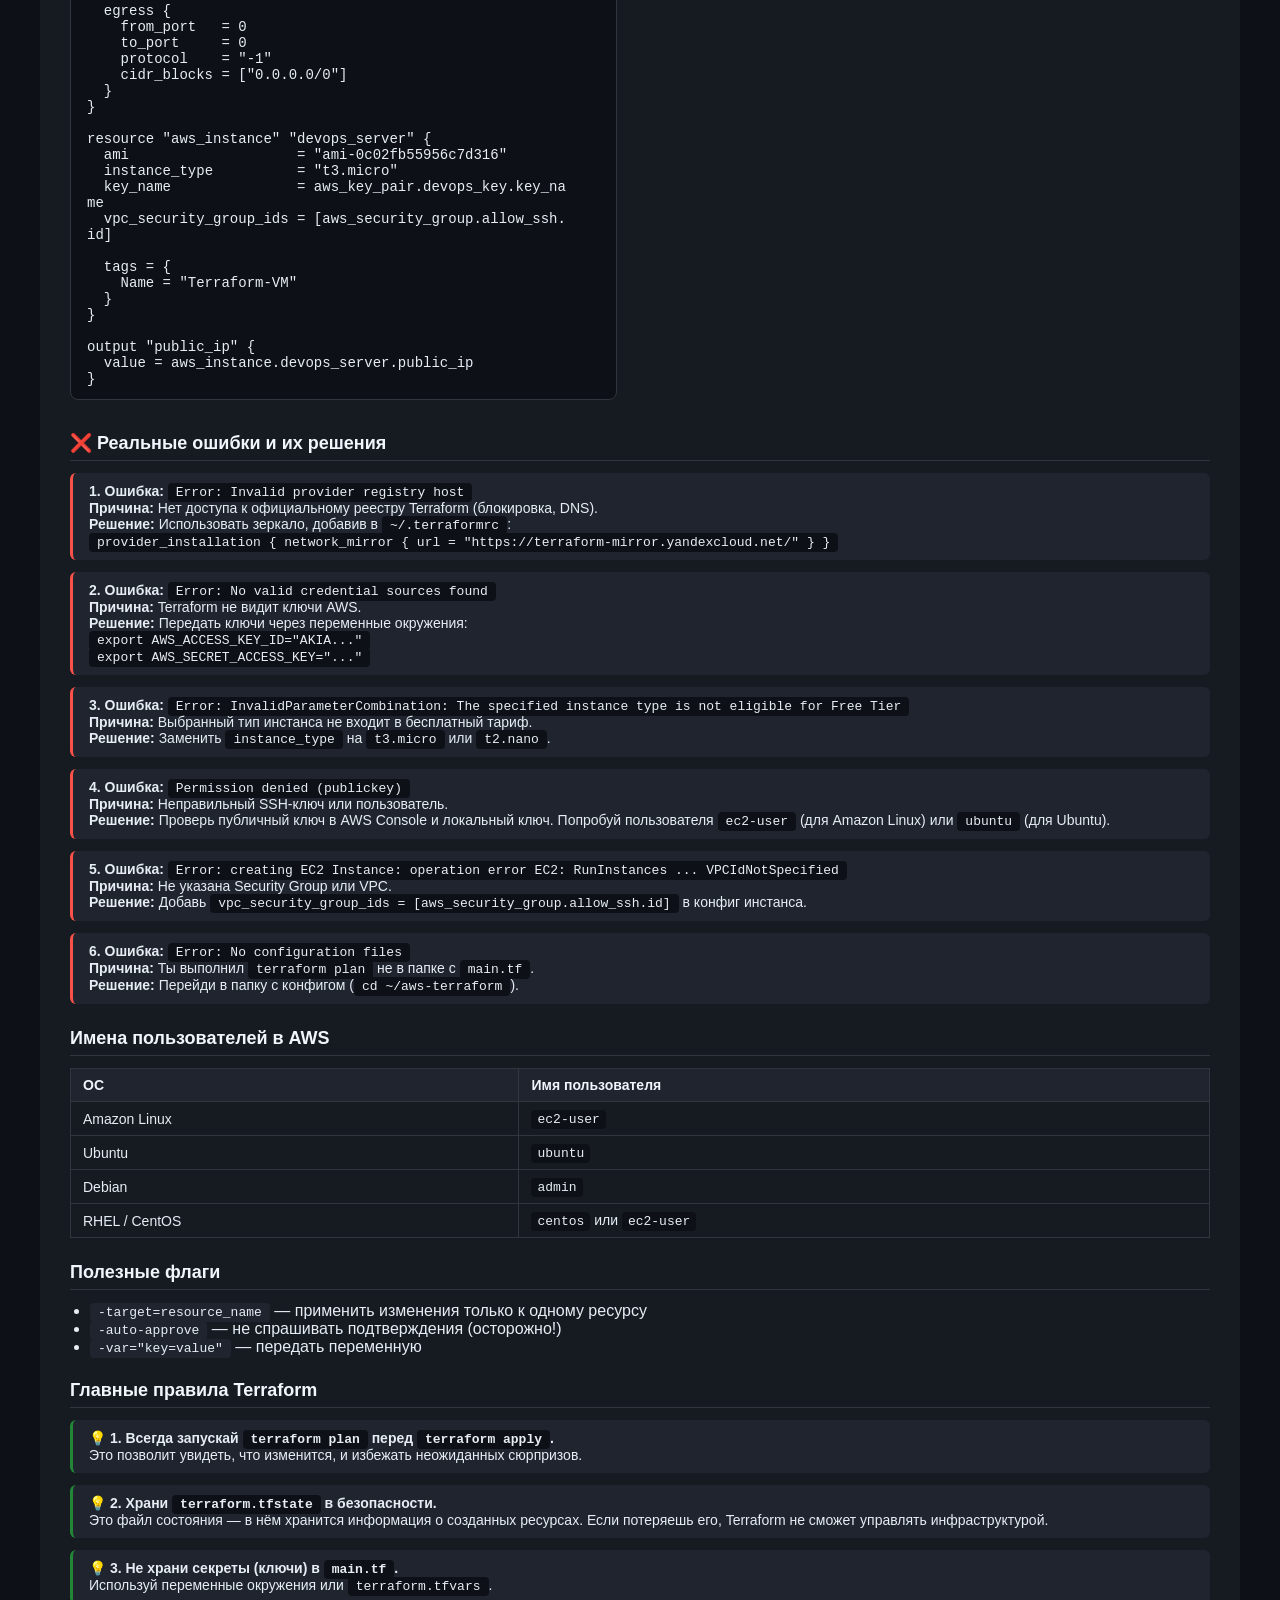
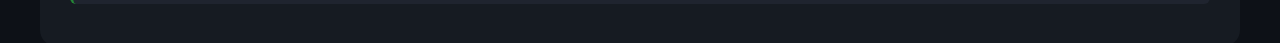
<file: sections/terraform.html>
<!DOCTYPE html>
<html lang="ru">
<head>
    <meta charset="UTF-8">
    <meta name="viewport" content="width=device-width, initial-scale=1.0">
    <title>Terraform — Шпаргалка</title>
    <link rel="stylesheet" href="../style.css">
</head>
<body>
    <div class="container">
        <a href="../index.html" class="back-link">⬅ Назад к списку</a>

        <h2>🏗️ ШПАРГАЛКА: Terraform</h2>

        <div class="note">
            <strong>📌 Для чего нужен Terraform?</strong><br>
            Terraform — это инструмент для <strong>создания инфраструктуры через код</strong> (IaC — Infrastructure as Code).<br>
            Вместо того чтобы нажимать кнопки в облачной консоли, ты описываешь сервера, сети, диски в файлах, и Terraform сам создаёт их в облаке (AWS, Yandex Cloud, GCP и других).
        </div>

        <h3>Основные понятия</h3>
        <table>
            <tr><th>Термин</th><th>Что это</th></tr>
            <tr><td><strong>Provider</strong></td><td>Провайдер облака (AWS, Yandex Cloud, GCP)</td></tr>
            <tr><td><strong>Resource</strong></td><td>Ресурс, который создаётся (сервер, диск, сеть)</td></tr>
            <tr><td><strong>State</strong></td><td>Файл <code>terraform.tfstate</code> — здесь Terraform хранит информацию о созданных ресурсах</td></tr>
            <tr><td><strong>Plan</strong></td><td>Показывает, что будет создано или изменено (без реальных действий)</td></tr>
            <tr><td><strong>Apply</strong></td><td>Создаёт или изменяет ресурсы в облаке</td></tr>
            <tr><td><strong>Destroy</strong></td><td>Удаляет все ресурсы, созданные Terraform</td></tr>
            <tr><td><strong>Variable</strong></td><td>Переменная, чтобы не хардкодить значения (ключи, регион)</td></tr>
            <tr><td><strong>Output</strong></td><td>Выводит полезную информацию после apply (например, IP адрес)</td></tr>
            <tr><td><strong>Security Group</strong></td><td>Правила доступа к серверу (файервол в AWS)</td></tr>
            <tr><td><strong>Key Pair</strong></td><td>SSH-ключ для подключения к серверу</td></tr>
        </table>

        <h3>Основные команды Terraform</h3>
        <div class="cmd-block">terraform init                                        <span class="comment"># инициализация (скачать провайдера)</span><button class="copy-btn" onclick="copyCmd(this)">Копировать</button></div>
        <div class="cmd-block">terraform plan                                       <span class="comment"># показать план изменений</span><button class="copy-btn" onclick="copyCmd(this)">Копировать</button></div>
        <div class="cmd-block">terraform apply                                      <span class="comment"># создать/изменить инфраструктуру</span><button class="copy-btn" onclick="copyCmd(this)">Копировать</button></div>
        <div class="cmd-block">terraform destroy                                    <span class="comment"># удалить всё, что создал Terraform</span><button class="copy-btn" onclick="copyCmd(this)">Копировать</button></div>
        <div class="cmd-block">terraform state list                                 <span class="comment"># список ресурсов в состоянии</span><button class="copy-btn" onclick="copyCmd(this)">Копировать</button></div>
        <div class="cmd-block">terraform state show &lt;resource_name&gt;              <span class="comment"># подробная информация о ресурсе</span><button class="copy-btn" onclick="copyCmd(this)">Копировать</button></div>
        <div class="cmd-block">terraform state rm &lt;resource_name&gt;                <span class="comment"># удалить ресурс из состояния</span><button class="copy-btn" onclick="copyCmd(this)">Копировать</button></div>
        <div class="cmd-block">terraform output                                      <span class="comment"># показать выходные переменные</span><button class="copy-btn" onclick="copyCmd(this)">Копировать</button></div>
        <div class="cmd-block">terraform destroy -target &lt;resource_name&gt;           <span class="comment"># удалить только конкретный ресурс</span><button class="copy-btn" onclick="copyCmd(this)">Копировать</button></div>

        <h3>Пример конфигурации (<code>main.tf</code>) для AWS</h3>
        <div class="cmd-block" style="white-space:pre-wrap;">terraform {
  required_providers {
    aws = {
      source  = "hashicorp/aws"
      version = "~> 5.0"
    }
  }
}

provider "aws" {
  region = "us-east-1"
}

resource "aws_key_pair" "devops_key" {
  key_name   = "devops-key"
  public_key = file("~/.ssh/id_ed25519.pub")
}

resource "aws_security_group" "allow_ssh" {
  name        = "allow_ssh"
  description = "Allow SSH inbound traffic"

  ingress {
    from_port   = 22
    to_port     = 22
    protocol    = "tcp"
    cidr_blocks = ["0.0.0.0/0"]
  }

  egress {
    from_port   = 0
    to_port     = 0
    protocol    = "-1"
    cidr_blocks = ["0.0.0.0/0"]
  }
}

resource "aws_instance" "devops_server" {
  ami                    = "ami-0c02fb55956c7d316"
  instance_type          = "t3.micro"
  key_name               = aws_key_pair.devops_key.key_name
  vpc_security_group_ids = [aws_security_group.allow_ssh.id]

  tags = {
    Name = "Terraform-VM"
  }
}

output "public_ip" {
  value = aws_instance.devops_server.public_ip
}<button class="copy-btn" onclick="copyCmd(this)">Копировать</button></div>

        <h3>❌ Реальные ошибки и их решения</h3>

        <div class="note" style="border-left-color: #f85149;">
            <strong>1. Ошибка:</strong> <code>Error: Invalid provider registry host</code><br>
            <strong>Причина:</strong> Нет доступа к официальному реестру Terraform (блокировка, DNS).<br>
            <strong>Решение:</strong> Использовать зеркало, добавив в <code>~/.terraformrc</code>:<br>
            <code>provider_installation { network_mirror { url = "https://terraform-mirror.yandexcloud.net/" } }</code>
        </div>

        <div class="note" style="border-left-color: #f85149;">
            <strong>2. Ошибка:</strong> <code>Error: No valid credential sources found</code><br>
            <strong>Причина:</strong> Terraform не видит ключи AWS.<br>
            <strong>Решение:</strong> Передать ключи через переменные окружения:<br>
            <code>export AWS_ACCESS_KEY_ID="AKIA..."</code><br>
            <code>export AWS_SECRET_ACCESS_KEY="..."</code>
        </div>

        <div class="note" style="border-left-color: #f85149;">
            <strong>3. Ошибка:</strong> <code>Error: InvalidParameterCombination: The specified instance type is not eligible for Free Tier</code><br>
            <strong>Причина:</strong> Выбранный тип инстанса не входит в бесплатный тариф.<br>
            <strong>Решение:</strong> Заменить <code>instance_type</code> на <code>t3.micro</code> или <code>t2.nano</code>.
        </div>

        <div class="note" style="border-left-color: #f85149;">
            <strong>4. Ошибка:</strong> <code>Permission denied (publickey)</code><br>
            <strong>Причина:</strong> Неправильный SSH-ключ или пользователь.<br>
            <strong>Решение:</strong> Проверь публичный ключ в AWS Console и локальный ключ. Попробуй пользователя <code>ec2-user</code> (для Amazon Linux) или <code>ubuntu</code> (для Ubuntu).
        </div>

        <div class="note" style="border-left-color: #f85149;">
            <strong>5. Ошибка:</strong> <code>Error: creating EC2 Instance: operation error EC2: RunInstances ... VPCIdNotSpecified</code><br>
            <strong>Причина:</strong> Не указана Security Group или VPC.<br>
            <strong>Решение:</strong> Добавь <code>vpc_security_group_ids = [aws_security_group.allow_ssh.id]</code> в конфиг инстанса.
        </div>

        <div class="note" style="border-left-color: #f85149;">
            <strong>6. Ошибка:</strong> <code>Error: No configuration files</code><br>
            <strong>Причина:</strong> Ты выполнил <code>terraform plan</code> не в папке с <code>main.tf</code>.<br>
            <strong>Решение:</strong> Перейди в папку с конфигом (<code>cd ~/aws-terraform</code>).
        </div>

        <h3>Имена пользователей в AWS</h3>
        <table>
            <tr><th>ОС</th><th>Имя пользователя</th></tr>
            <tr><td>Amazon Linux</td><td><code>ec2-user</code></td></tr>
            <tr><td>Ubuntu</td><td><code>ubuntu</code></td></tr>
            <tr><td>Debian</td><td><code>admin</code></td></tr>
            <tr><td>RHEL / CentOS</td><td><code>centos</code> или <code>ec2-user</code></td></tr>
        </table>

        <h3>Полезные флаги</h3>
        <ul style="color:#e6edf3; margin:8px 0 16px 20px;">
            <li><code style="background:#1f242f;padding:2px 8px;border-radius:4px;">-target=resource_name</code> — применить изменения только к одному ресурсу</li>
            <li><code style="background:#1f242f;padding:2px 8px;border-radius:4px;">-auto-approve</code> — не спрашивать подтверждения (осторожно!)</li>
            <li><code style="background:#1f242f;padding:2px 8px;border-radius:4px;">-var="key=value"</code> — передать переменную</li>
        </ul>

        <h3>Главные правила Terraform</h3>
        <div class="note">
            💡 <strong>1. Всегда запускай <code>terraform plan</code> перед <code>terraform apply</code>.</strong><br>
            Это позволит увидеть, что изменится, и избежать неожиданных сюрпризов.
        </div>
        <div class="note">
            💡 <strong>2. Храни <code>terraform.tfstate</code> в безопасности.</strong><br>
            Это файл состояния — в нём хранится информация о созданных ресурсах. Если потеряешь его, Terraform не сможет управлять инфраструктурой.
        </div>
        <div class="note">
            💡 <strong>3. Не храни секреты (ключи) в <code>main.tf</code>.</strong><br>
            Используй переменные окружения или <code>terraform.tfvars</code>.
        </div>

    </div>

    <script>
        function copyCmd(btn) {
            var block = btn.parentElement;
            var text = block.textContent.replace('Копировать', '').trim();
            navigator.clipboard.writeText(text);
            btn.textContent = '✅';
            setTimeout(function() {
                btn.textContent = 'Копировать';
            }, 1200);
        }
    </script>
</body>
</html>
</file>
<file: style.css>
/* Общие стили */
* { margin: 0; padding: 0; box-sizing: border-box; }
body {
    font-family: 'Segoe UI', Tahoma, Geneva, Verdana, sans-serif;
    background: #0d1117;
    color: #e6edf3;
    min-height: 100vh;
    padding: 20px;
}
.container {
    max-width: 1200px;
    margin: 0 auto;
    background: #161b22;
    border-radius: 16px;
    padding: 30px;
}
h1 {
    font-size: 28px;
    margin-bottom: 8px;
}
.subtitle {
    color: #8b949e;
    margin-bottom: 24px;
}
.section-grid {
    display: grid;
    grid-template-columns: repeat(auto-fill, minmax(200px, 1fr));
    gap: 16px;
}
.section-card {
    background: #1f242f;
    border-radius: 12px;
    padding: 20px;
    text-align: center;
    transition: 0.3s;
    text-decoration: none;
    color: #e6edf3;
    border: 1px solid #30363d;
}
.section-card:hover {
    background: #30363d;
    transform: translateY(-4px);
    border-color: #238636;
}
.section-card .icon {
    font-size: 36px;
    display: block;
    margin-bottom: 8px;
}
.section-card .label {
    font-size: 18px;
    font-weight: 600;
}
.footer {
    margin-top: 40px;
    padding-top: 20px;
    border-top: 1px solid #30363d;
    color: #8b949e;
    font-size: 14px;
}
.footer code {
    background: #0d1117;
    padding: 2px 8px;
    border-radius: 4px;
}

/* Стили для страницы шпаргалки */
.back-link {
    display: inline-block;
    margin-bottom: 20px;
    color: #58a6ff;
    text-decoration: none;
}
.back-link:hover {
    text-decoration: underline;
}

/* Две колонки для блоков с командами */
.cmd-block {
    width: 48%;
    display: inline-block;
    vertical-align: top;
    margin-right: 2%;
    box-sizing: border-box;
    background: #0d1117;
    border-radius: 8px;
    border: 1px solid #30363d;
    padding: 12px 50px 12px 16px;
    position: relative;
    font-family: 'Courier New', monospace;
    font-size: 14px;
    color: #e6edf3;
    overflow-x: auto;
    white-space: pre-wrap;
    word-break: break-all;
    margin-bottom: 8px;
}
.cmd-block:nth-child(2n) {
    margin-right: 0;
}
.cmd-block .comment {
    color: #8b949e;
    font-size: 13px;
}
.copy-btn {
    position: absolute;
    top: 8px;
    right: 12px;
    background: #1f242f;
    border: none;
    color: #8b949e;
    padding: 4px 10px;
    border-radius: 6px;
    cursor: pointer;
    font-size: 12px;
}
.copy-btn:hover {
    background: #30363d;
    color: #e6edf3;
}

h2 {
    color: #f0f6fc;
    margin: 24px 0 16px 0;
    font-size: 22px;
}
h3 {
    color: #f0f6fc;
    margin: 24px 0 12px 0;
    font-size: 18px;
    border-bottom: 1px solid #30363d;
    padding-bottom: 6px;
}
.desc {
    color: #8b949e;
    margin: 8px 0 12px 0;
    font-size: 15px;
}
.note {
    background: #1f242f;
    border-left: 3px solid #238636;
    padding: 10px 16px;
    margin: 12px 0;
    border-radius: 6px;
    color: #e6edf3;
    font-size: 14px;
}
.note code {
    background: #0d1117;
    padding: 2px 8px;
    border-radius: 4px;
    font-size: 13px;
}
table {
    width: 100%;
    border-collapse: collapse;
    margin: 12px 0 16px 0;
    font-size: 14px;
}
th, td {
    border: 1px solid #30363d;
    padding: 8px 12px;
    text-align: left;
}
th {
    background: #1f242f;
    color: #f0f6fc;
}
td {
    color: #e6edf3;
}
td code {
    background: #0d1117;
    padding: 2px 6px;
    border-radius: 4px;
    font-size: 13px;
}

.loading {
    text-align: center;
    color: #8b949e;
    padding: 40px 0;
}
</file>
